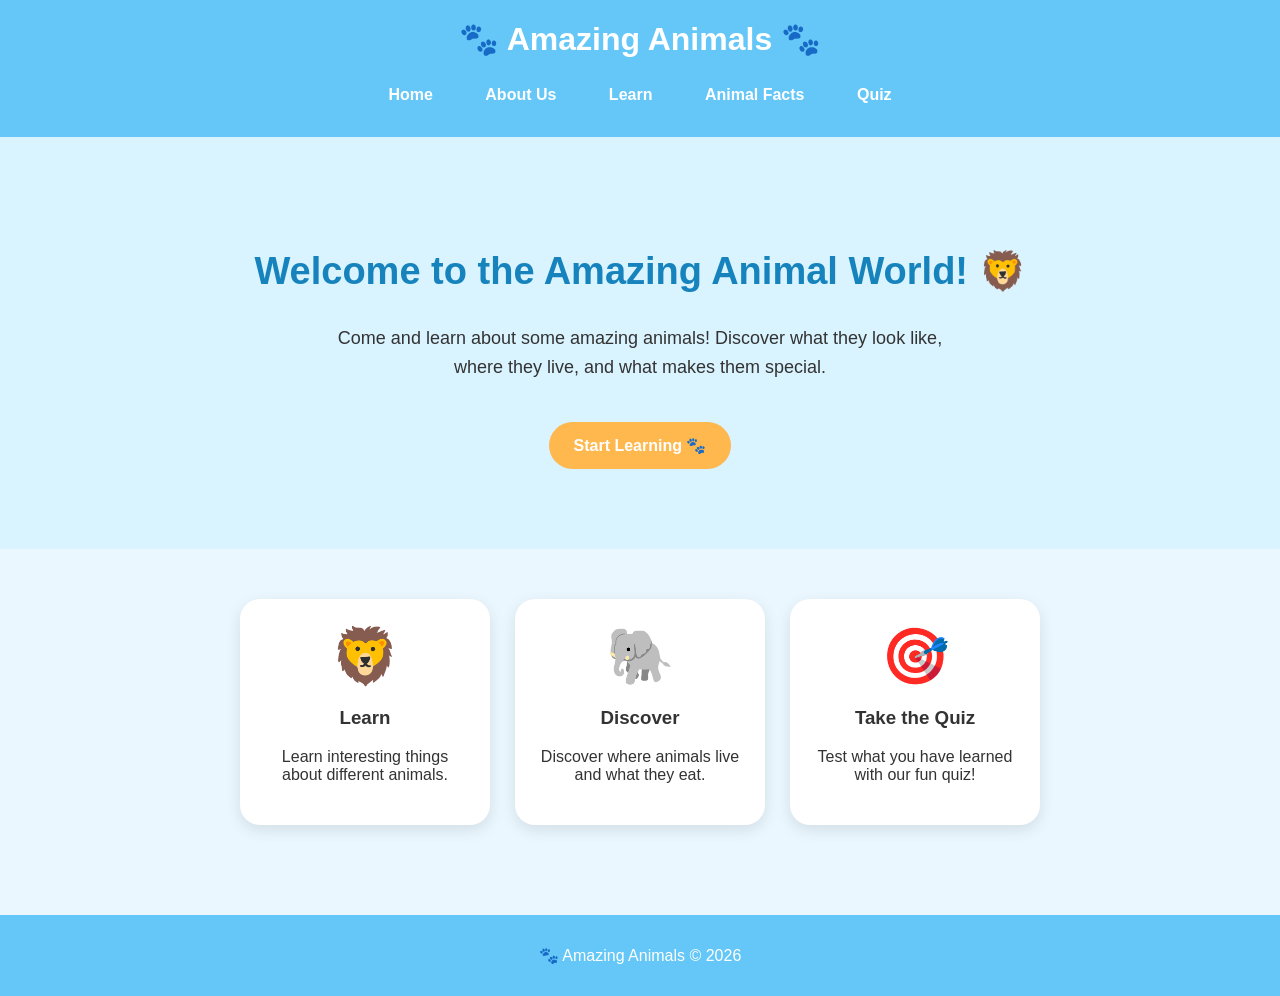
<file: index.html>
<!DOCTYPE html>
<html lang="en">
<head>
    <meta charset="UTF-8">
    <meta name="viewport" content="width=device-width, initial-scale=1.0">
    <title>Amazing Animals - Home</title>
    <link rel="stylesheet" href="style.css">
</head>

<body>

<header>
    <h1>🐾 Amazing Animals 🐾</h1>

    <nav>
        <a href="index.html">Home</a>
        <a href="about.html">About Us</a>
        <a href="animal.html">Learn</a>
        <a href="animal_facts.html">Animal Facts</a>
        <a href="quiz.html">Quiz</a>
    </nav>
</header>

<section class="hero">
    <div>
        <h2>Welcome to the Amazing Animal World! 🦁</h2>

        <p>
            Come and learn about some amazing animals!
            Discover what they look like, where they live,
            and what makes them special.
        </p>

        <a href="animal.html" class="button">Start Learning 🐾</a>
    </div>
</section>

<section class="cards">

    <div class="card">
        <div class="emoji">🦁</div>
        <h3>Learn</h3>
        <p>Learn interesting things about different animals.</p>
    </div>

    <div class="card">
        <div class="emoji">🐘</div>
        <h3>Discover</h3>
        <p>Discover where animals live and what they eat.</p>
    </div>

    <div class="card">
        <div class="emoji">🎯</div>
        <h3>Take the Quiz</h3>
        <p>Test what you have learned with our fun quiz!</p>
    </div>

</section>

<footer>
    <p>🐾 Amazing Animals © 2026</p>
</footer>

</body>
</html>
</file>
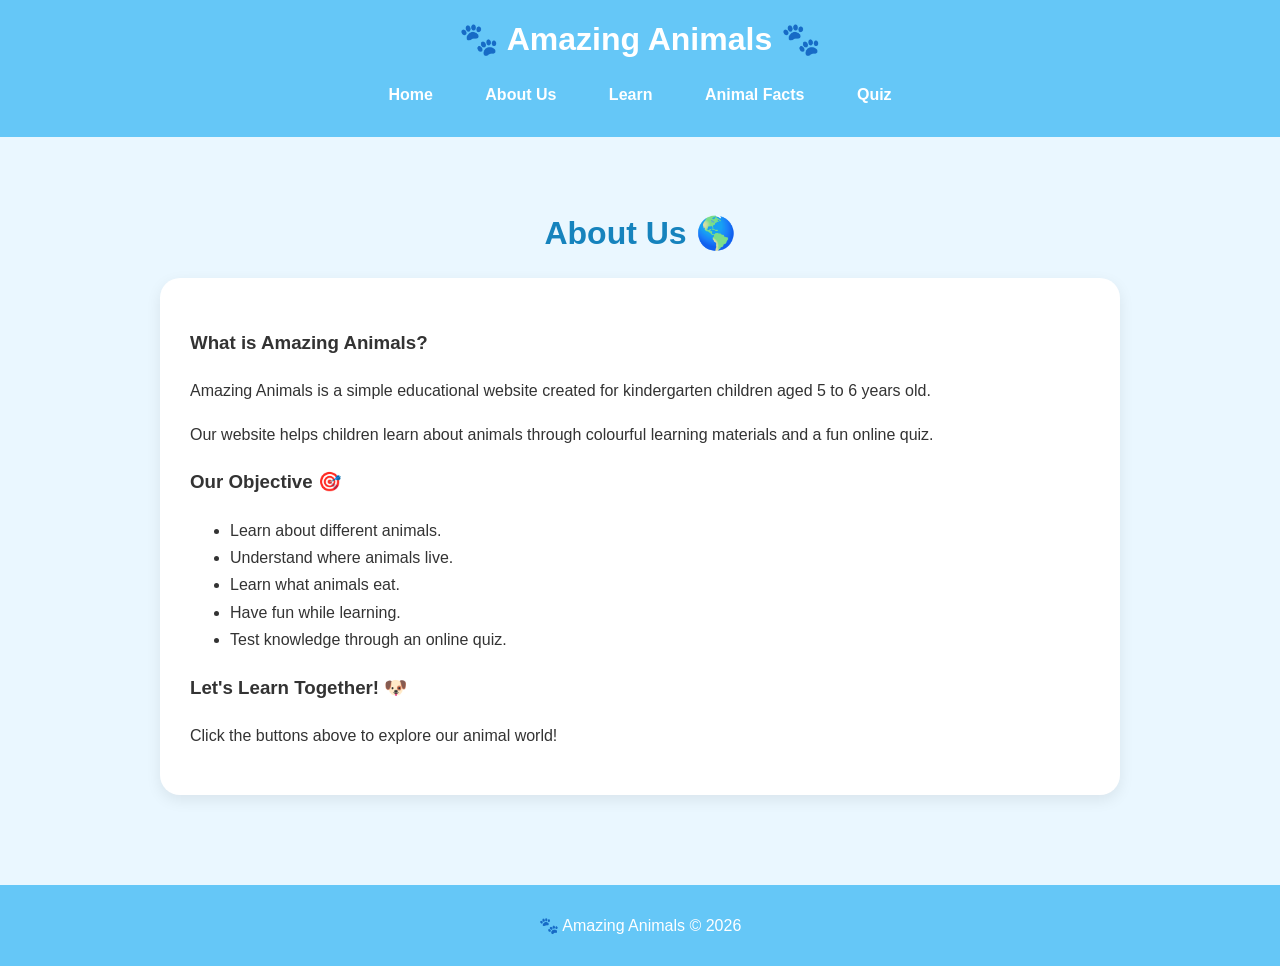
<file: about.html>
<!DOCTYPE html>
<html lang="en">
<head>
    <meta charset="UTF-8">
    <meta name="viewport" content="width=device-width, initial-scale=1.0">
    <title>About Us</title>
    <link rel="stylesheet" href="style.css">
</head>

<body>

<header>
    <h1>🐾 Amazing Animals 🐾</h1>

    <nav>
        <a href="index.html">Home</a>
        <a href="about.html">About Us</a>
        <a href="animal.html">Learn</a>
        <a href="animal_facts.html">Animal Facts</a>
        <a href="quiz.html">Quiz</a>
    </nav>
</header>

<section class="page">

    <h2>About Us 🌎</h2>

    <div class="about-box">

        <h3>What is Amazing Animals?</h3>

        <p>
            Amazing Animals is a simple educational website created
            for kindergarten children aged 5 to 6 years old.
        </p>

        <p>
            Our website helps children learn about animals through
            colourful learning materials and a fun online quiz.
        </p>

        <h3>Our Objective 🎯</h3>

        <ul>
            <li>Learn about different animals.</li>
            <li>Understand where animals live.</li>
            <li>Learn what animals eat.</li>
            <li>Have fun while learning.</li>
            <li>Test knowledge through an online quiz.</li>
        </ul>

        <h3>Let's Learn Together! 🐶</h3>

        <p>
            Click the buttons above to explore our animal world!
        </p>

    </div>

</section>

<footer>
    <p>🐾 Amazing Animals © 2026</p>
</footer>

</body>
</html>
</file>
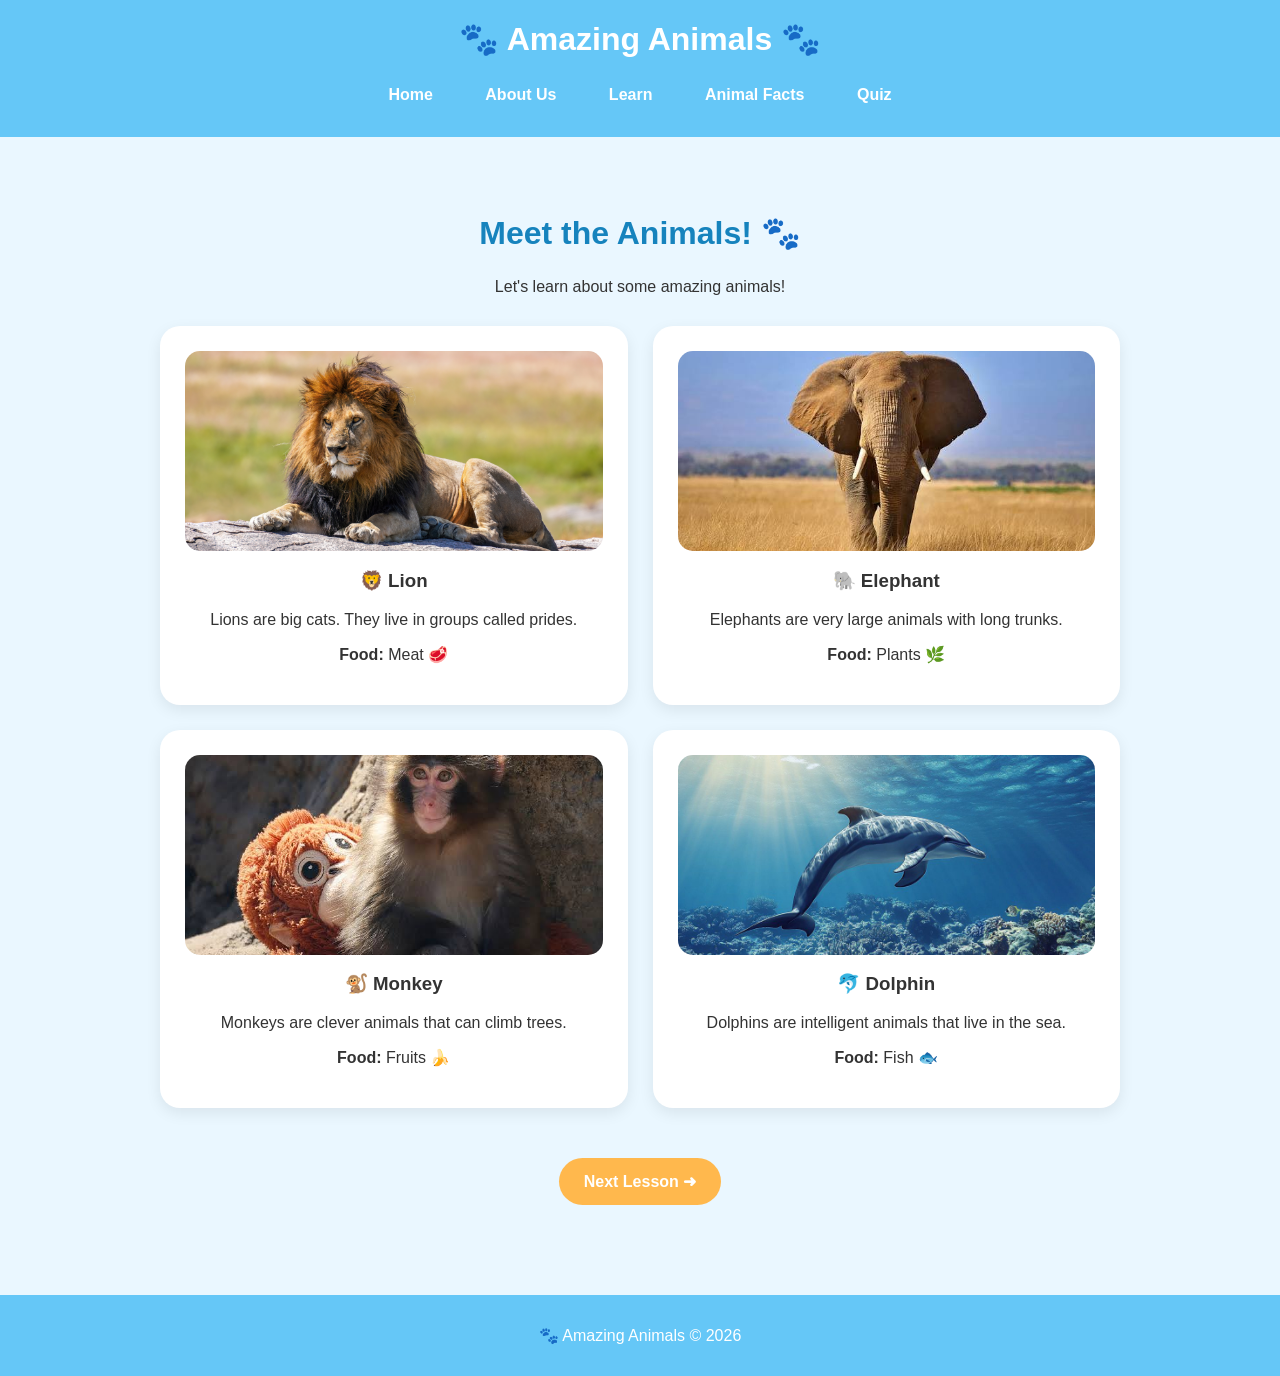
<file: animal.html>
<!DOCTYPE html>
<html lang="en">
<head>
    <meta charset="UTF-8">
    <meta name="viewport" content="width=device-width, initial-scale=1.0">
    <title>Learn About Animals</title>
    <link rel="stylesheet" href="style.css">
</head>

<body>

<header>
    <h1>🐾 Amazing Animals 🐾</h1>

    <nav>
        <a href="index.html">Home</a>
        <a href="about.html">About Us</a>
        <a href="animal.html">Learn</a>
        <a href="animal_facts.html">Animal Facts</a>
        <a href="quiz.html">Quiz</a>
    </nav>
</header>

<section class="page">

    <h2>Meet the Animals! 🐾</h2>

    <p class="intro">
        Let's learn about some amazing animals!
    </p>

    <div class="animal-grid">

       <div class="animal-card">

    <img src="lion.jpg" alt="Lion">

    <h3>🦁 Lion</h3>

    <p>
        Lions are big cats.
        They live in groups called prides.
    </p>

    <p><strong>Food:</strong> Meat 🥩</p>

</div>

        <div class="animal-card">

    <img src="elephant.jpg" alt="Elephant">

    <h3>🐘 Elephant</h3>

    <p>
        Elephants are very large animals
        with long trunks.
    </p>

    <p><strong>Food:</strong> Plants 🌿</p>

</div>

        <div class="animal-card">

    <img src="punch.jpg" alt="Monkey">

    <h3>🐒 Monkey</h3>

    <p>
        Monkeys are clever animals
        that can climb trees.
    </p>

    <p><strong>Food:</strong> Fruits 🍌</p>

</div>

        <div class="animal-card">

    <img src = "dolphin.jpg" alt="Dolphin">

    <h3>🐬 Dolphin</h3>

    <p>
        Dolphins are intelligent animals
        that live in the sea.
    </p>

    <p><strong>Food:</strong> Fish 🐟</p>

</div>

    </div>

    <a href="animal_facts.html" class="button">
        Next Lesson ➜
    </a>

</section>

<footer>
    <p>🐾 Amazing Animals © 2026</p>
</footer>

</body>
</html>
</file>
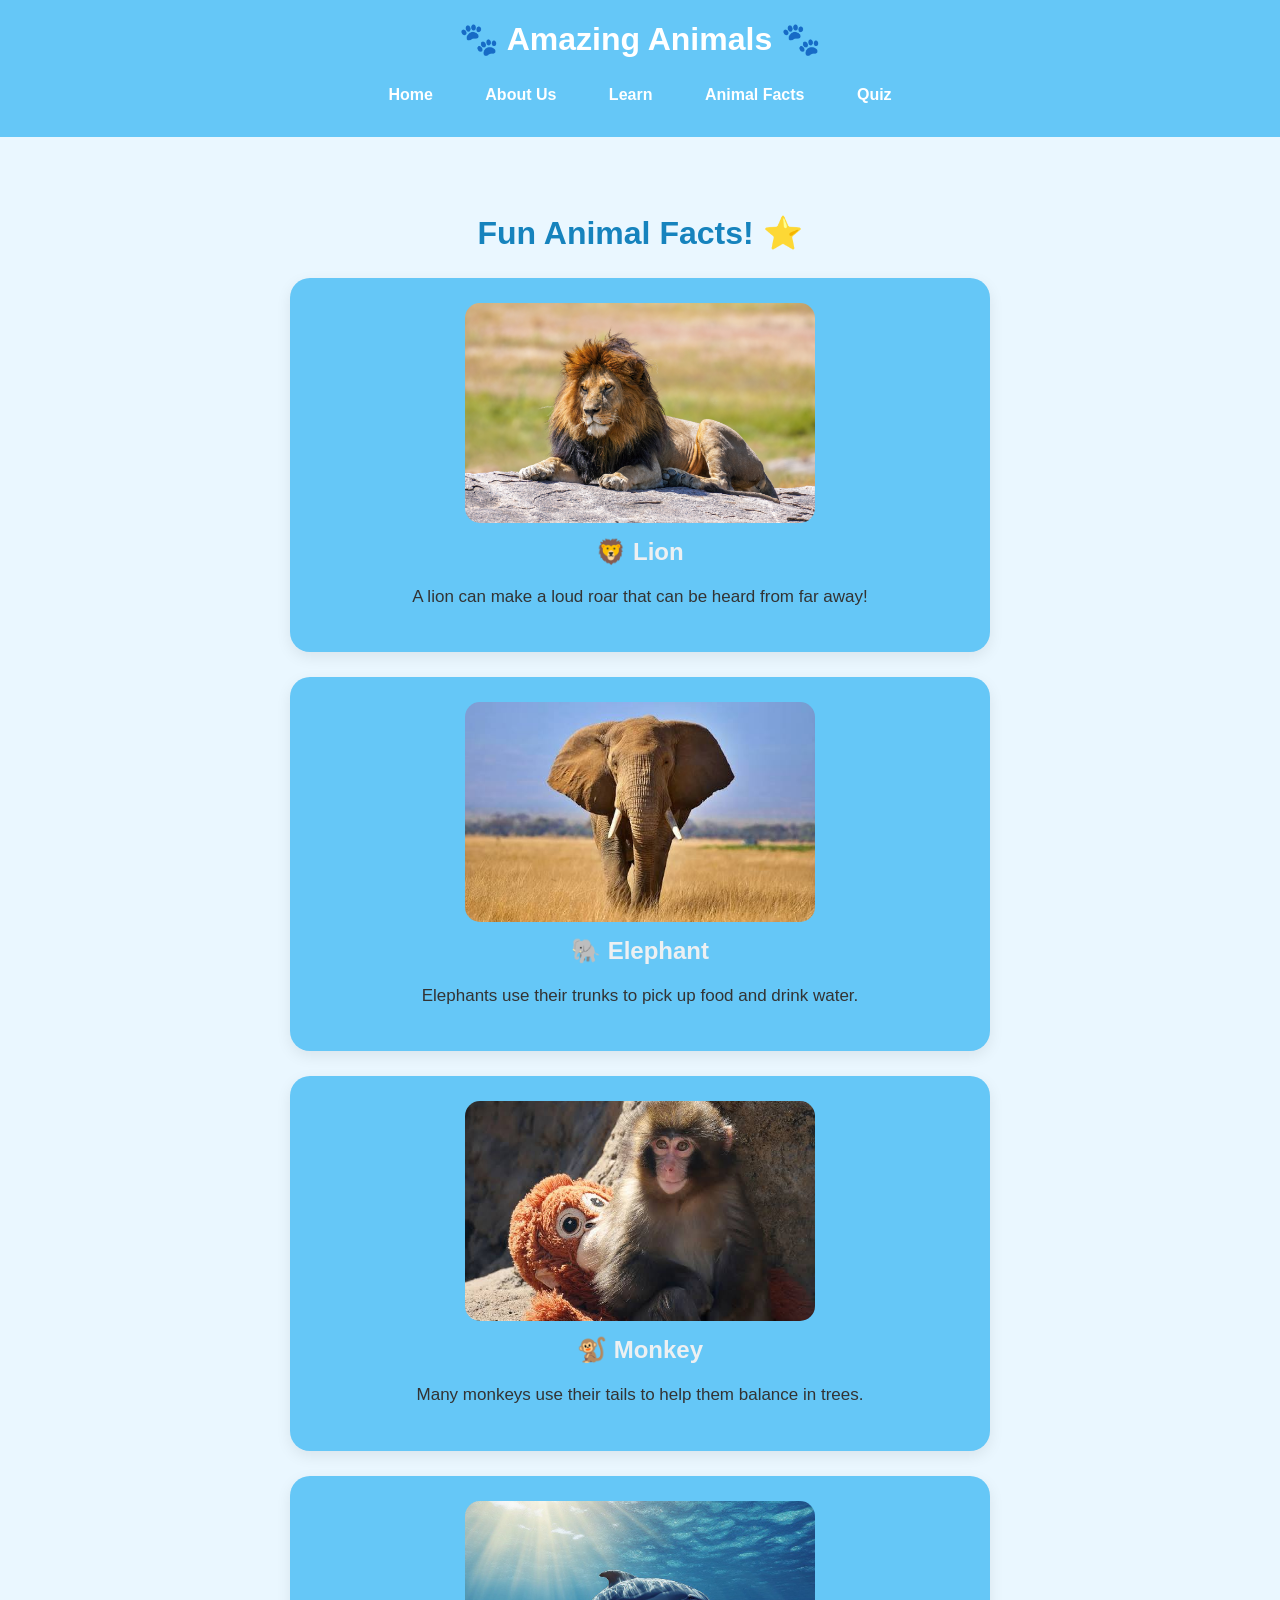
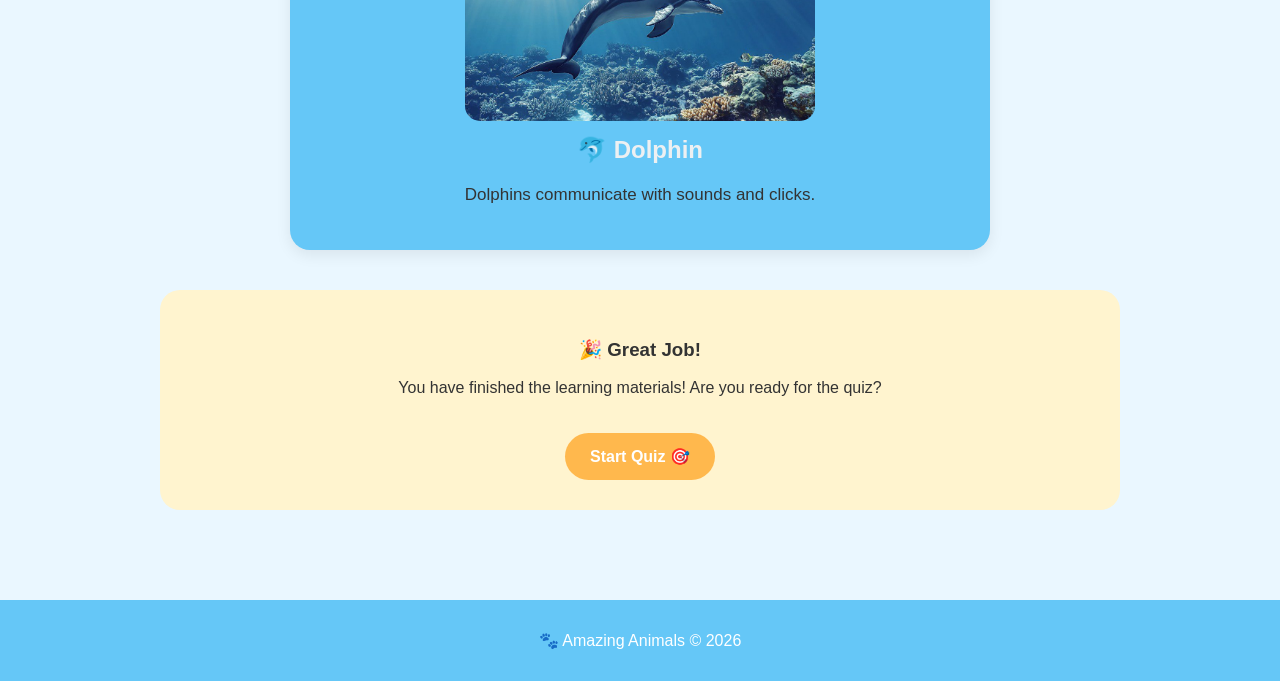
<file: animal_facts.html>
<!DOCTYPE html>
<html lang="en">

<head>
    <meta charset="UTF-8">
    <meta name="viewport" content="width=device-width, initial-scale=1.0">
    <title>Animal Facts</title>
    <link rel="stylesheet" href="style.css">
</head>

<body>

<header>
    <h1>🐾 Amazing Animals 🐾</h1>

    <nav>
        <a href="index.html">Home</a>
        <a href="about.html">About Us</a>
        <a href="animal.html">Learn</a>
        <a href="animal_facts.html">Animal Facts</a>
        <a href="quiz.html">Quiz</a>
    </nav>
</header>

<section class="page">

    <h2>Fun Animal Facts! ⭐</h2>

   <div class="fact-box">

    <img src="lion.jpg" alt="Lion">
    <h3>🦁 Lion</h3>
    <p>A lion can make a loud roar that can be heard from far away!</p>

</div>

<div class="fact-box">

    <img src="elephant.jpg" alt="Elephant">
    <h3>🐘 Elephant</h3>
    <p>Elephants use their trunks to pick up food and drink water.</p>

</div>

<div class="fact-box">

    <img src="punch.jpg" alt="Monkey">
    <h3>🐒 Monkey</h3>
    <p>Many monkeys use their tails to help them balance in trees.</p>

</div>

<div class="fact-box">

    <img src="dolphin.jpg" alt="Dolphin">
    <h3>🐬 Dolphin</h3>
    <p>Dolphins communicate with sounds and clicks.</p>

</div>
    <div class="lesson-complete">

        <h3>🎉 Great Job!</h3>

        <p>
            You have finished the learning materials!
            Are you ready for the quiz?
        </p>

        <a href="quiz.html" class="button">
            Start Quiz 🎯
        </a>

    </div>

</section>

<footer>
    <p>🐾 Amazing Animals © 2026</p>
</footer>

</body>
</html>
</file>
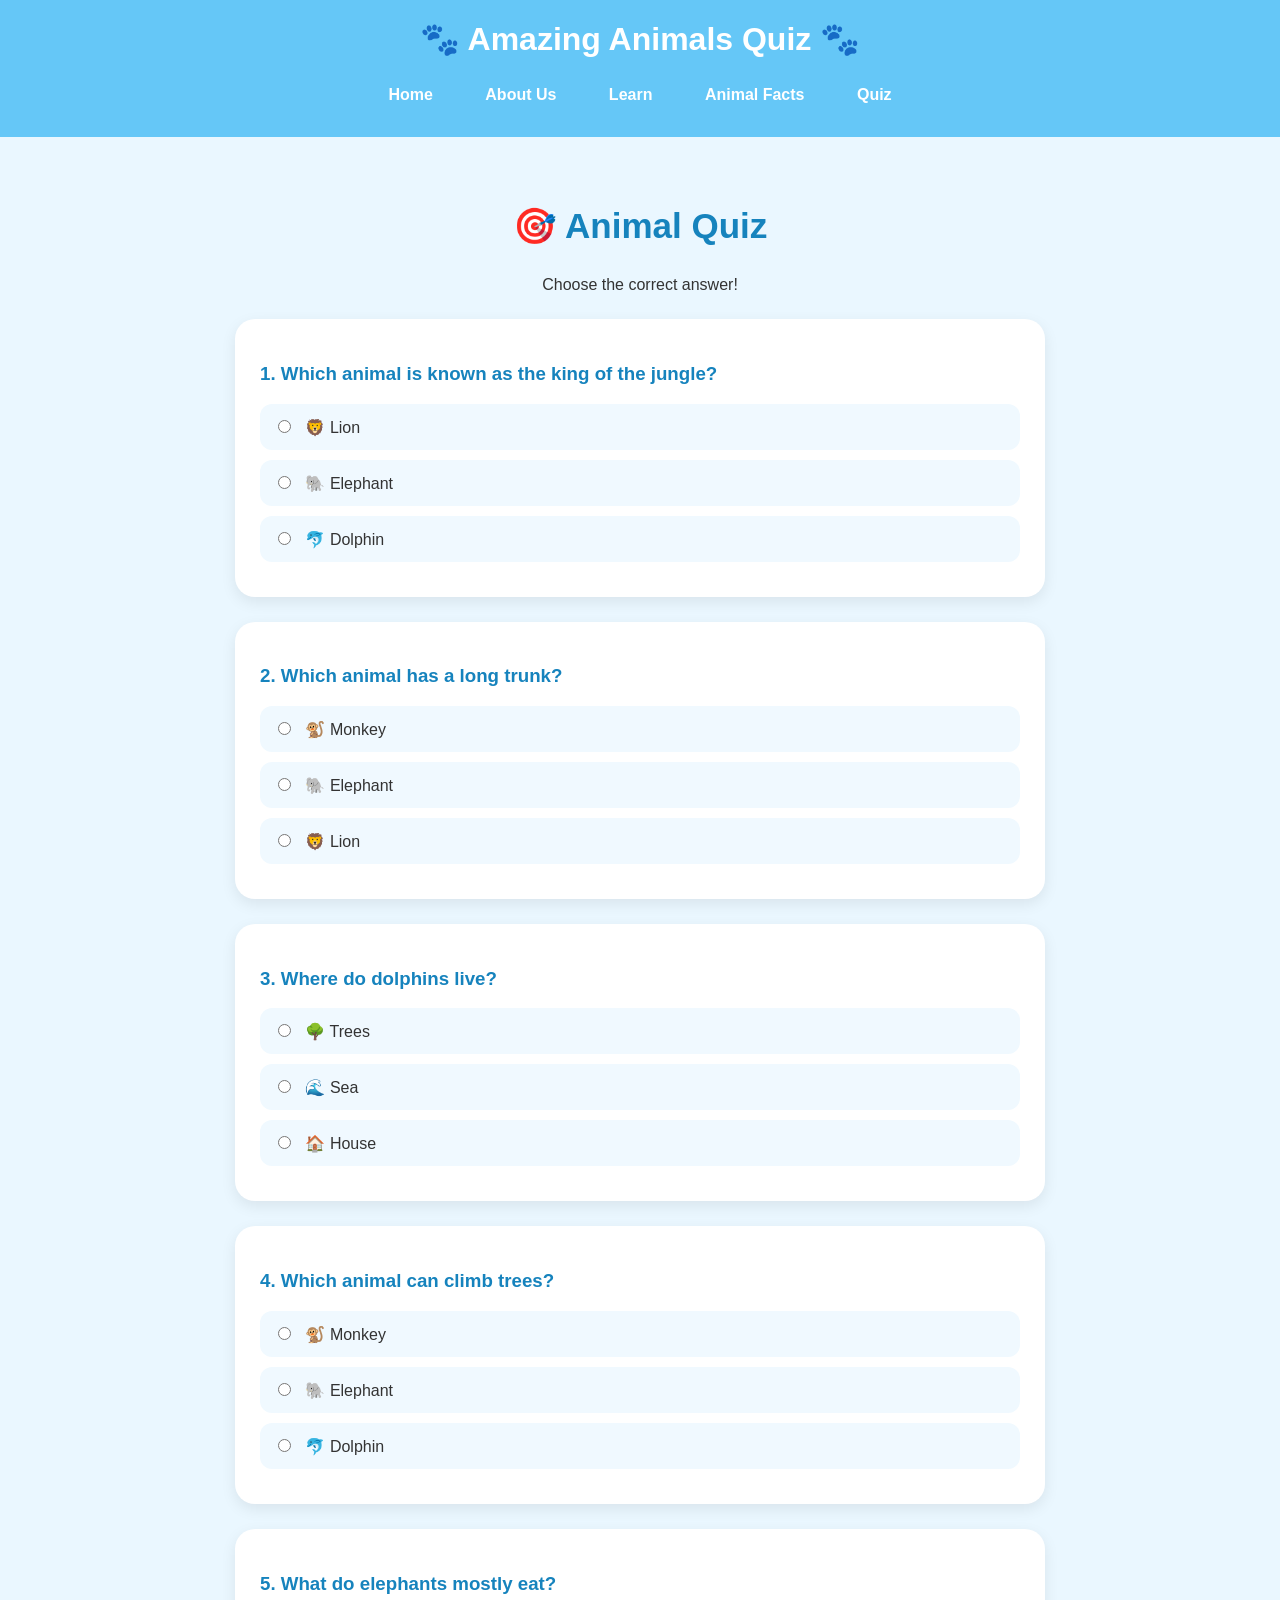
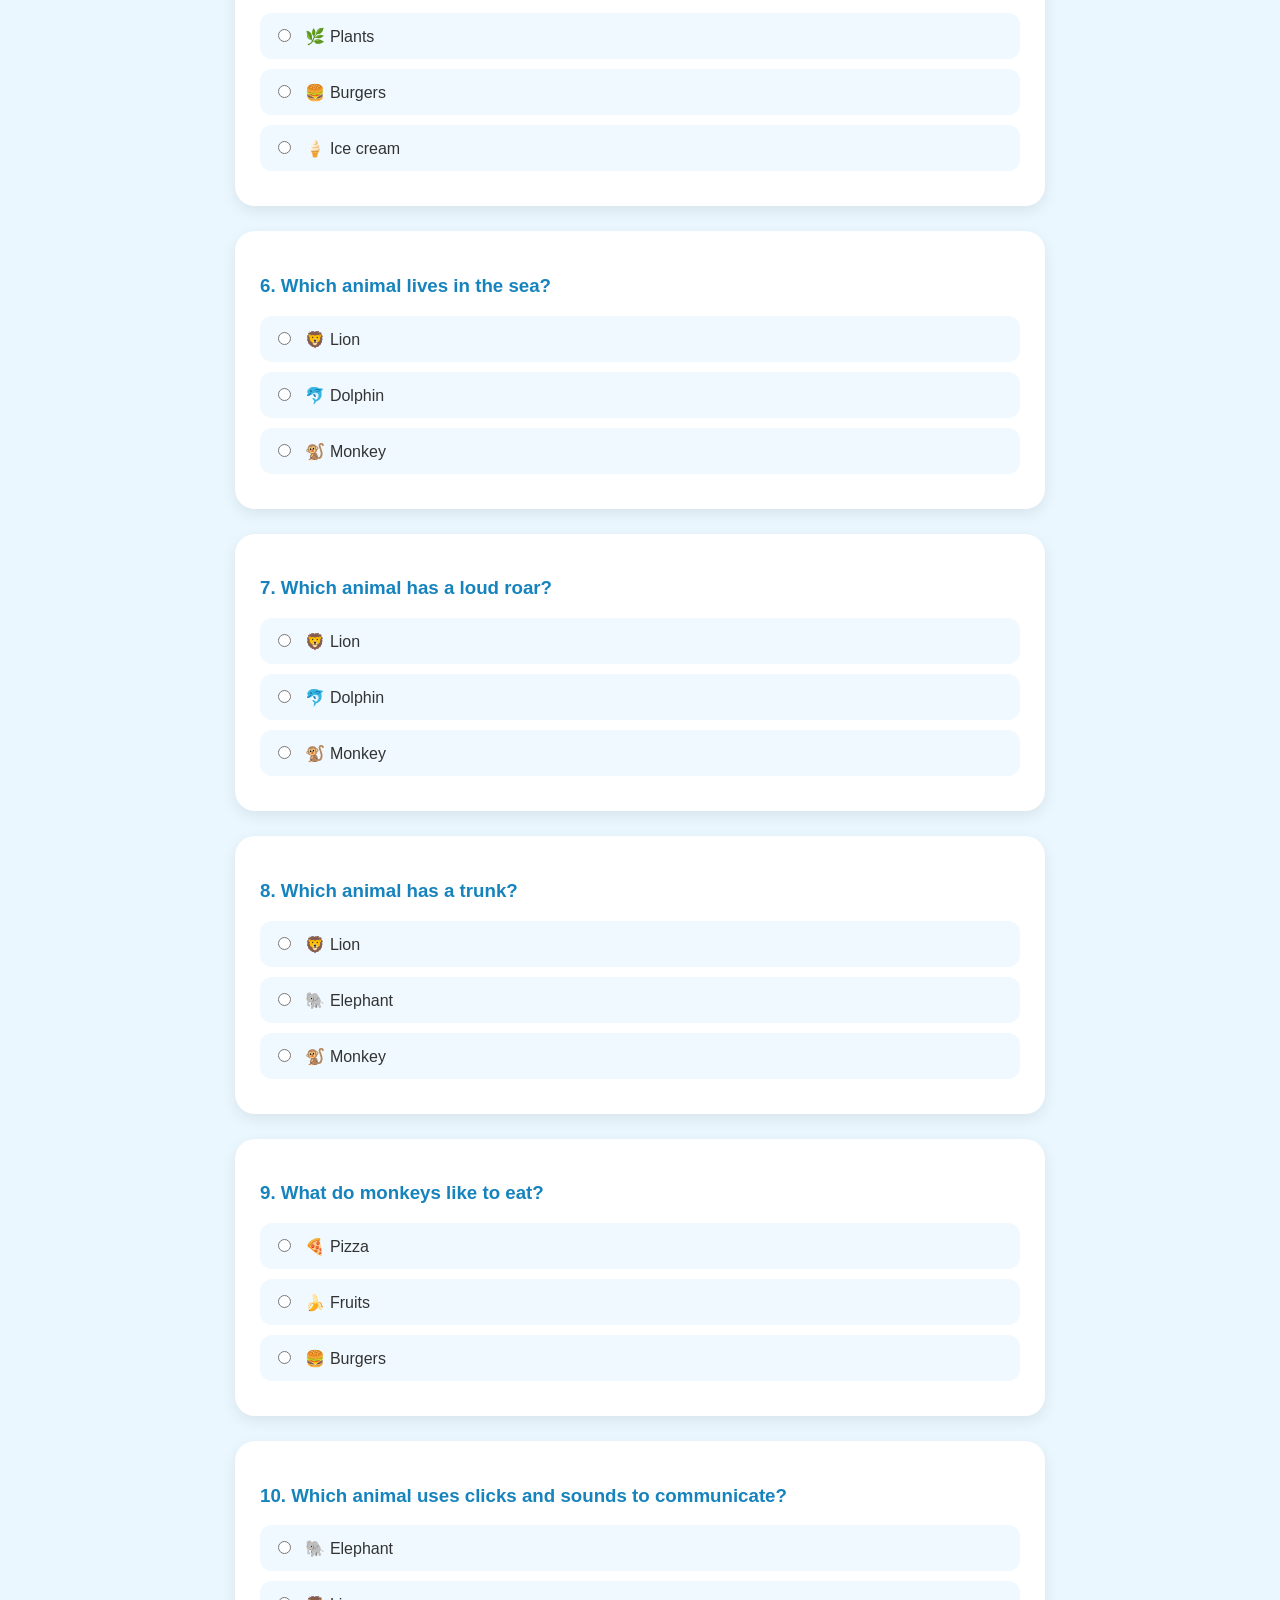
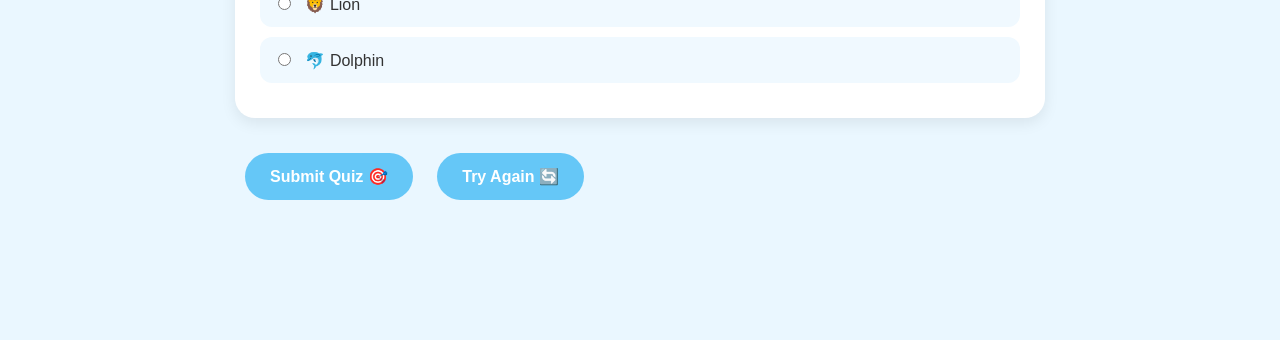
<file: quiz.html>
<!DOCTYPE html>
<html lang="en">
<head>
    <meta charset="UTF-8">
    <meta name="viewport" content="width=device-width, initial-scale=1.0">
    <title>Animal Quiz</title>
    <link rel="stylesheet" href="style.css">
</head>

<body>

<header>
    <h1>🐾 Amazing Animals Quiz 🐾</h1>

    <nav>
        <a href="index.html">Home</a>
        <a href="about.html">About Us</a>
        <a href="animal.html">Learn</a>
        <a href="animal_facts.html">Animal Facts</a>
        <a href="quiz.html">Quiz</a>
    </nav>
</header>

<section class="quiz-container">

    <h2>🎯 Animal Quiz</h2>

    <p>
        Choose the correct answer!
    </p>

    <form id="quizForm">

        <!-- QUESTION 1 -->
        <div class="question">
            <h3>1. Which animal is known as the king of the jungle?</h3>

            <label>
                <input type="radio" name="q1" id="q1a" value="true">
                🦁 Lion
            </label>

            <label>
                <input type="radio" name="q1" id="q1b" value="false">
                🐘 Elephant
            </label>

            <label>
                <input type="radio" name="q1" id="q1c" value="false">
                🐬 Dolphin
            </label>
        </div>


        <!-- QUESTION 2 -->
        <div class="question">
            <h3>2. Which animal has a long trunk?</h3>

            <label>
                <input type="radio" name="q2" id="q2a" value="false">
                🐒 Monkey
            </label>

            <label>
                <input type="radio" name="q2" id="q2b" value="true">
                🐘 Elephant
            </label>

            <label>
                <input type="radio" name="q2" id="q2c" value="false">
                🦁 Lion
            </label>
        </div>


        <!-- QUESTION 3 -->
        <div class="question">
            <h3>3. Where do dolphins live?</h3>

            <label>
                <input type="radio" name="q3" id="q3a" value="false">
                🌳 Trees
            </label>

            <label>
                <input type="radio" name="q3" id="q3b" value="true">
                🌊 Sea
            </label>

            <label>
                <input type="radio" name="q3" id="q3c" value="false">
                🏠 House
            </label>
        </div>


        <!-- QUESTION 4 -->
        <div class="question">
            <h3>4. Which animal can climb trees?</h3>

            <label>
                <input type="radio" name="q4" id="q4a" value="true">
                🐒 Monkey
            </label>

            <label>
                <input type="radio" name="q4" id="q4b" value="false">
                🐘 Elephant
            </label>

            <label>
                <input type="radio" name="q4" id="q4c" value="false">
                🐬 Dolphin
            </label>
        </div>


        <!-- QUESTION 5 -->
        <div class="question">
            <h3>5. What do elephants mostly eat?</h3>

            <label>
                <input type="radio" name="q5" id="q5a" value="true">
                🌿 Plants
            </label>

            <label>
                <input type="radio" name="q5" id="q5b" value="false">
                🍔 Burgers
            </label>

            <label>
                <input type="radio" name="q5" id="q5c" value="false">
                🍦 Ice cream
            </label>
        </div>


        <!-- QUESTION 6 -->
        <div class="question">
            <h3>6. Which animal lives in the sea?</h3>

            <label>
                <input type="radio" name="q6" id="q6a" value="false">
                🦁 Lion
            </label>

            <label>
                <input type="radio" name="q6" id="q6b" value="true">
                🐬 Dolphin
            </label>

            <label>
                <input type="radio" name="q6" id="q6c" value="false">
                🐒 Monkey
            </label>
        </div>


        <!-- QUESTION 7 -->
        <div class="question">
            <h3>7. Which animal has a loud roar?</h3>

            <label>
                <input type="radio" name="q7" id="q7a" value="true">
                🦁 Lion
            </label>

            <label>
                <input type="radio" name="q7" id="q7b" value="false">
                🐬 Dolphin
            </label>

            <label>
                <input type="radio" name="q7" id="q7c" value="false">
                🐒 Monkey
            </label>
        </div>


        <!-- QUESTION 8 -->
        <div class="question">
            <h3>8. Which animal has a trunk?</h3>

            <label>
                <input type="radio" name="q8" id="q8a" value="false">
                🦁 Lion
            </label>

            <label>
                <input type="radio" name="q8" id="q8b" value="true">
                🐘 Elephant
            </label>

            <label>
                <input type="radio" name="q8" id="q8c" value="false">
                🐒 Monkey
            </label>
        </div>


        <!-- QUESTION 9 -->
        <div class="question">
            <h3>9. What do monkeys like to eat?</h3>

            <label>
                <input type="radio" name="q9" id="q9a" value="false">
                🍕 Pizza
            </label>

            <label>
                <input type="radio" name="q9" id="q9b" value="true">
                🍌 Fruits
            </label>

            <label>
                <input type="radio" name="q9" id="q9c" value="false">
                🍔 Burgers
            </label>
        </div>


        <!-- QUESTION 10 -->
        <div class="question">
            <h3>10. Which animal uses clicks and sounds to communicate?</h3>

            <label>
                <input type="radio" name="q10" id="q10a" value="false">
                🐘 Elephant
            </label>

            <label>
                <input type="radio" name="q10" id="q10b" value="false">
                🦁 Lion
            </label>

            <label>
                <input type="radio" name="q10" id="q10c" value="true">
                🐬 Dolphin
            </label>
        </div>


        <button type="button" onclick="CheckAnswer()">
            Submit Quiz 🎯
        </button>

        <button type="button" onclick="TakeQuizAgain()">
            Try Again 🔄
        </button>

    </form>

    <div id="result"></div>

</section>

<script src="myscript.js"></script>

</body>
</html>
</file>
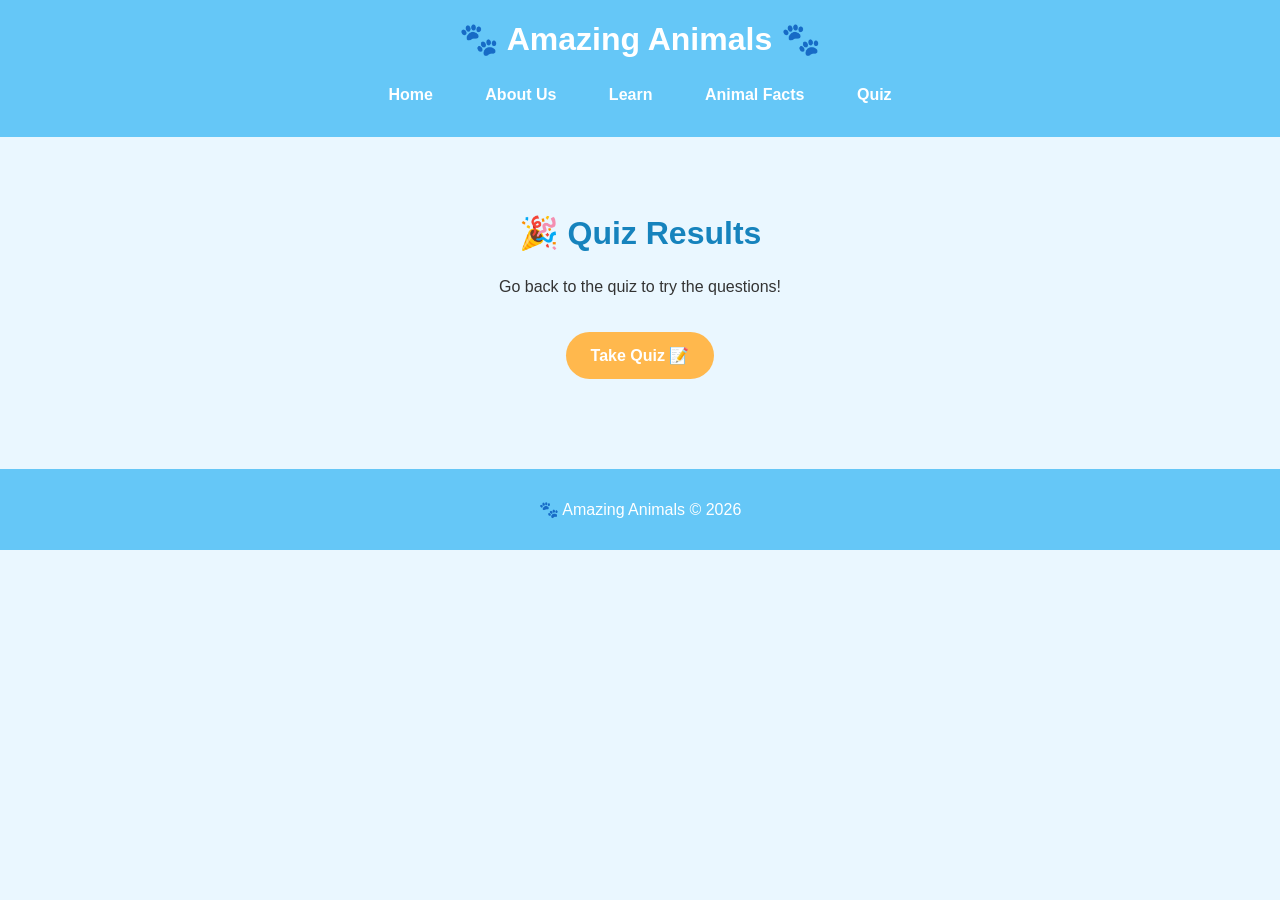
<file: results.html>
<!DOCTYPE html>
<html lang="en">
<head>
    <meta charset="UTF-8">
    <meta name="viewport" content="width=device-width, initial-scale=1.0">
    <title>Quiz Results</title>
    <link rel="stylesheet" href="style.css">
</head>

<body>

<header>
    <h1>🐾 Amazing Animals 🐾</h1>

    <nav>
        <a href="index.html">Home</a>
        <a href="about.html">About Us</a>
        <a href="animal.html">Learn</a>
        <a href="animal_facts.html">Animal Facts</a>
        <a href="quiz.html">Quiz</a>
    </nav>
</header>

<section class="page result-page">

    <h2>🎉 Quiz Results</h2>

    <p>
        Go back to the quiz to try the questions!
    </p>

    <a href="quiz.html" class="button">
        Take Quiz 📝
    </a>

</section>

<footer>
    <p>🐾 Amazing Animals © 2026</p>
</footer>

</body>
</html>
</file>
<file: style.css>
* {
    box-sizing: border-box;
}

body {
    margin: 0;
    font-family: Arial, sans-serif;
    background-color: #eaf7ff;
    color: #333;
}

header {
    background-color: #65c7f7;
    padding: 20px;
    text-align: center;
}

header h1 {
    color: white;
    margin: 0 0 15px;
    font-size: 32px;
}

nav a {
    display: inline-block;
    color: white;
    text-decoration: none;
    margin: 5px 10px;
    padding: 8px 14px;
    border-radius: 20px;
    font-weight: bold;
}

nav a:hover {
    background-color: white;
    color: #2196d2;
}


/* HOME */

.hero {
    text-align: center;
    padding: 80px 20px;
    background-color: #d9f3ff;
}

.hero h2 {
    font-size: 38px;
    color: #1683bd;
}

.hero p {
    max-width: 650px;
    margin: 20px auto;
    font-size: 18px;
    line-height: 1.6;
}

.button {
    display: inline-block;
    margin-top: 20px;
    padding: 14px 25px;
    background-color: #ffb84d;
    color: white;
    text-decoration: none;
    border-radius: 25px;
    font-weight: bold;
}

.button:hover {
    background-color: #ff9f1c;
}


/* CARDS */

.cards {
    display: flex;
    justify-content: center;
    gap: 25px;
    padding: 50px 20px;
    flex-wrap: wrap;
}

.card {
    background-color: white;
    width: 250px;
    padding: 25px;
    text-align: center;
    border-radius: 20px;
    box-shadow: 0 5px 15px rgba(0,0,0,0.1);
}

.emoji {
    font-size: 55px;
}


/* GENERAL PAGE */

.page {
    max-width: 1000px;
    margin: auto;
    padding: 50px 20px;
    text-align: center;
}

.page h2 {
    color: #1683bd;
    font-size: 32px;
}

.about-box {
    background-color: white;
    padding: 30px;
    border-radius: 20px;
    text-align: left;
    line-height: 1.7;
    box-shadow: 0 5px 15px rgba(0,0,0,0.08);
}


/* ANIMALS */

.animal-grid {
    display: grid;
    grid-template-columns: repeat(2, 1fr);
    gap: 25px;
    margin-top: 30px;
    margin-bottom: 30px;
}

.animal-card {
    background-color: white;
    padding: 25px;
    border-radius: 20px;
    box-shadow: 0 5px 15px rgba(0,0,0,0.08);
}

.animal-emoji {
    font-size: 70px;
}

.animal-card img {
    width: 100%;
    height: 200px;
    object-fit: cover;
    border-radius: 15px;
    display: block;
    margin-bottom: 15px;
}



/* FACTS */

.fact-box {
    background-color: #65c7f7;
    margin: 25px auto;
    padding: 25px;
    border-radius: 20px;
    max-width: 700px;
    box-shadow: 0 5px 15px rgba(0,0,0,0.08);
    text-align: center;
}

.fact-box img {
    width: 100%;
    max-width: 350px;
    height: 220px;
    object-fit: cover;
    border-radius: 15px;
    display: block;
    margin: 0 auto 15px;
}

.fact-box h3 {
    color: rgb(237, 240, 242);
    font-size: 24px;
    margin: 10px 0;
}

.fact-box p {
    font-size: 17px;
    line-height: 1.6;
}

.lesson-complete {
    margin-top: 40px;
    padding: 30px;
    background-color: #fff4cf;
    border-radius: 20px;
}


/* QUIZ */

.quiz-container {
    max-width: 850px;
    margin: auto;
    padding: 40px 20px;
}

.quiz-container h2 {
    text-align: center;
    color: #1683bd;
    font-size: 35px;
}

.quiz-container > p {
    text-align: center;
}

.question {
    background-color: white;
    margin: 25px 0;
    padding: 25px;
    border-radius: 20px;
    box-shadow: 0 5px 15px rgba(0,0,0,0.08);
}

.question h3 {
    color: #1683bd;
}

.question label {
    display: block;
    background-color: #f0f9ff;
    margin: 10px 0;
    padding: 13px;
    border-radius: 12px;
    cursor: pointer;
}

.question label:hover {
    background-color: #d8f1ff;
}

.question input {
    margin-right: 10px;
}

button {
    border: none;
    padding: 14px 25px;
    margin: 10px;
    border-radius: 25px;
    background-color: #65c7f7;
    color: white;
    font-size: 16px;
    font-weight: bold;
    cursor: pointer;
}

button:hover {
    background-color: #1683bd;
}


/* RESULT */

#result {
    margin: 25px auto;
    padding: 20px;
    border-radius: 15px;
    font-size: 20px;
    font-weight: bold;
    text-align: center;
    transition: 0.3s;
}


/* FOOTER */

footer {
    background-color: #65c7f7;
    color: white;
    text-align: center;
    padding: 15px;
    margin-top: 40px;
}


/* RESPONSIVE */

@media (max-width: 600px) {

    header h1 {
        font-size: 25px;
    }

    nav a {
        margin: 3px;
        font-size: 14px;
    }

    .hero h2 {
        font-size: 28px;
    }

    .animal-grid {
        grid-template-columns: 1fr;
    }

    .cards {
        flex-direction: column;
        align-items: center;
    }

    .card {
        width: 90%;
    }
}
</file>
